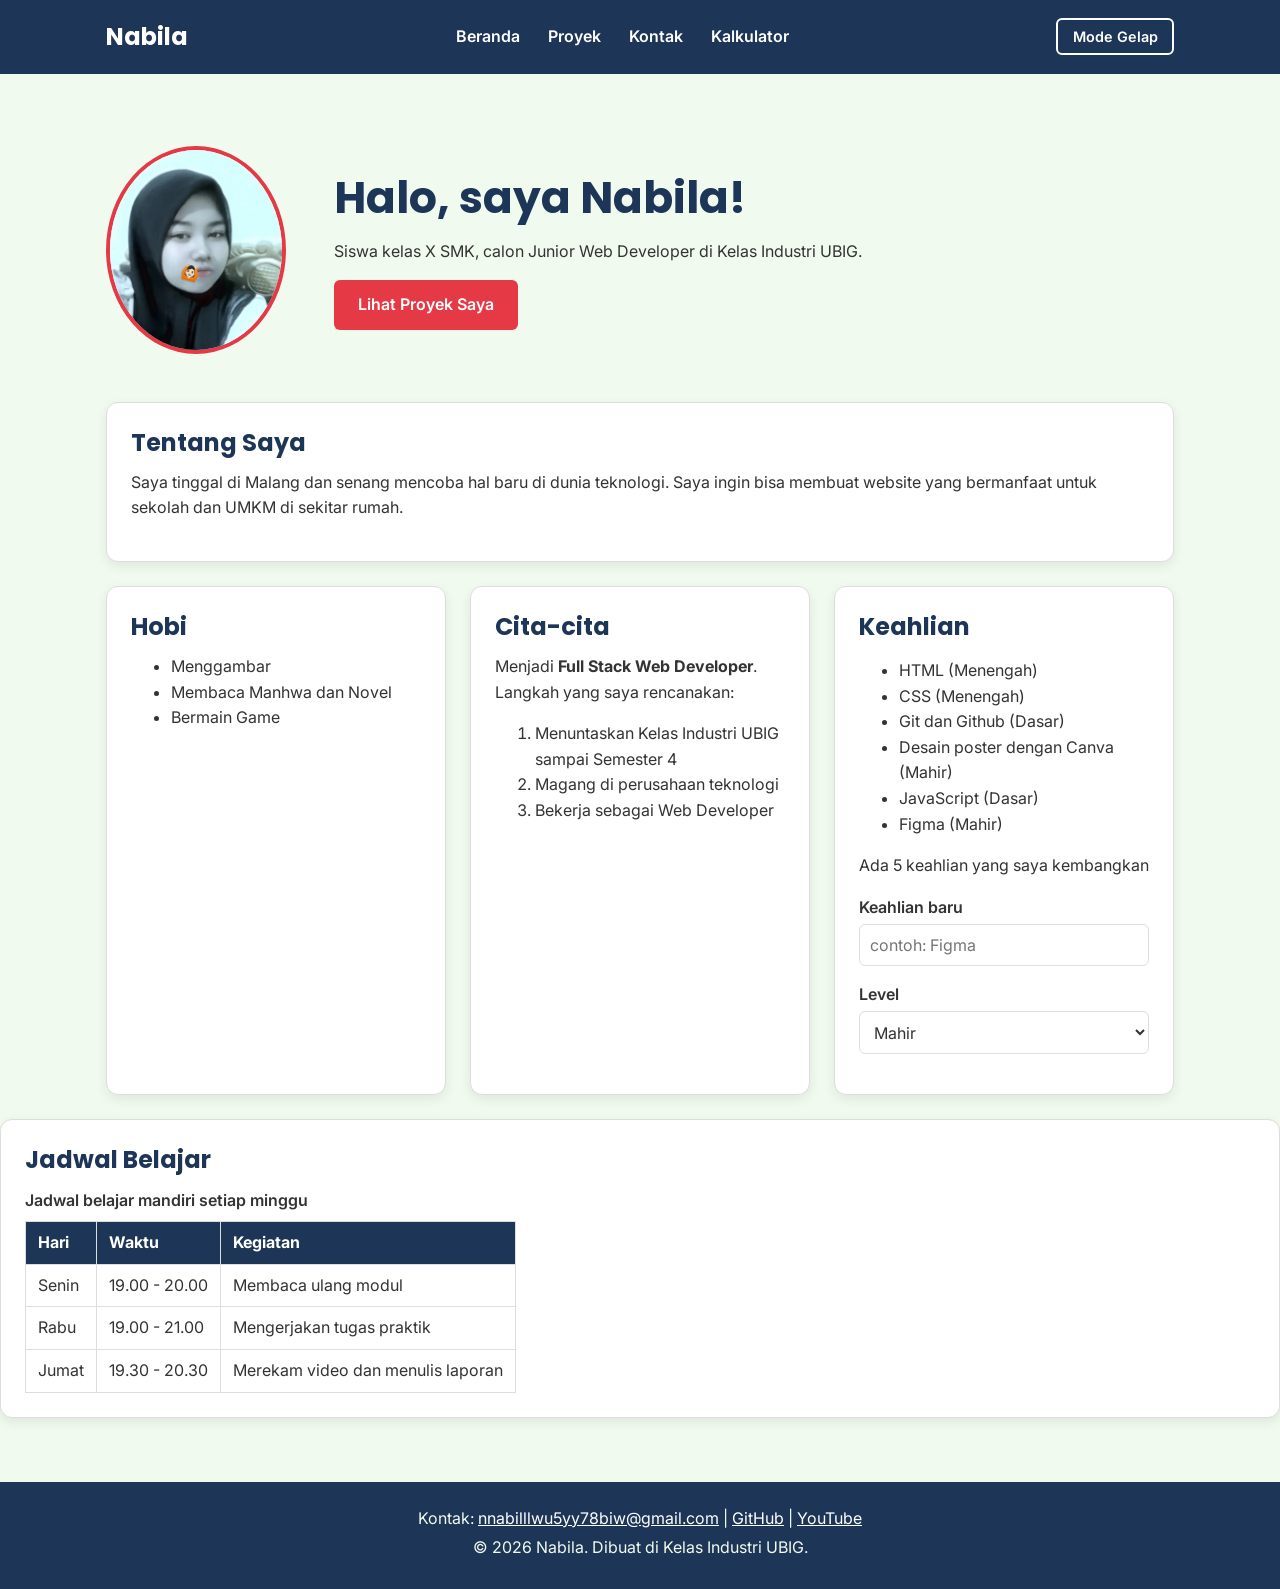
<file: index.html>
<!DOCTYPE html>
<html lang="id">
<head>      
  <meta charset="UTF-8">  
  <meta name="viewport" content="width=device-width, initial-scale=1.0">
  <title>Nabila | Beranda</title>
    <link rel="icon" href="img/profile.png">
    <link rel="preconnect" href="https://fonts.googleapis.com">
    <link rel="preconnect" href="https://fonts.gstatic.com" crossorigin>
    <link href="https://fonts.googleapis.com/css2?family=Inter:wght@400;600&family=Poppins:wght@600;700&display=swap" rel="stylesheet">
    <link rel="stylesheet" href="css/style.css">
  <script src="js/main.js" defer></script>
</head>
<body>
  <header>
    <div class="container navbar">
      <h1>Nabila</h1>
      <nav class="menu-laptop">
        <ul> 
          <li><a href="index.html">Beranda</a></li>
          <li><a href="proyek.html">Proyek</a></li>
          <li><a href="kontak.html">Kontak</a></li>
          <li><a href="kalkulator.html">Kalkulator</a></li>
        </ul>
      </nav>
      <button type="button" id="tombol-tema" class="tombol-tema">
          Mode Gelap
      </button>
      <!-- Tantangan: menu ponsel yang bisa dibuka-tutup -->
      <details class="menu-ponsel">
        <summary>Menu</summary>
        <nav>
          <ul>
            <li><a href="index.html">Beranda</a></li>
            <li><a href="proyek.html">Proyek</a></li>
            <li><a href="kontak.html">Kontak</a></li>
            <li><a href="kalkulator.html">Kalkulator</a></li>
          </ul>
        </nav>
      </details>
    </div>
  </header>

  <main>
    <div class="container">
      <section class="hero">
        <img src="img/myfoto.jpeg" alt="Foto profil Andi Pratama" width="180">
        <div>
          <h2>Halo, saya Nabila!</h2>
          <p>Siswa kelas X SMK, calon Junior Web Developer di Kelas Industri UBIG.</p>
          <a href="proyek.html" class="tombol">Lihat Proyek Saya</a>
        </div>
      </section>

      <section class="kartu">
        <h2>Tentang Saya</h2>
        <p>Saya tinggal di Malang dan senang mencoba hal baru di dunia teknologi. Saya ingin bisa membuat website yang bermanfaat untuk sekolah dan UMKM di sekitar rumah.</p>
      </section>

      <div class="daftar-kartu">
        <section class="kartu">
          <h2>Hobi</h2>
          <ul>
            <li>Menggambar</li>
            <li>Membaca Manhwa dan Novel</li>
            <li>Bermain Game</li>
          </ul>
        </section>

        <section class="kartu">
          <h2>Cita-cita</h2>
          <p>Menjadi <strong>Full Stack Web Developer</strong>. Langkah yang saya rencanakan:</p>
          <ol>
            <li>Menuntaskan Kelas Industri UBIG sampai Semester 4</li>
            <li>Magang di perusahaan teknologi</li>
            <li>Bekerja sebagai Web Developer</li>
          </ol>
        </section>
        
        <section class="kartu">
          <h2>Keahlian</h2>
          <p id="jumlah-skill"></p>
          <div class="tambah-skill">
          <ul>
            <li> HTML (Menengah)</li>
            <li>CSS (Menengah)</li>
            <li>Git dan Github (Dasar)</li>
            <li>Desain poster dengan Canva (Mahir)</li>
            <li>JavaScript (Dasar)</li>
            <li>Figma (Mahir)</li>
          </ul>
          <p>Ada 5 keahlian yang saya kembangkan </p>

          <from>
            <p>
              <label for="text">Keahlian baru</label><br>
              <input type="text" id="text" name="text" placeholder="contoh: Figma" required>
            </p>
            <p>
              <label for="level">Level</label><br>
              <select id="level" name="level" required>
                <option value="mahir">Mahir</option>
                <option value="menengah">Menengah</option>
                <option value="dasar">Dasar</option>
              </select>
            </p>
          </from>
        </section>
        </div>
        </div>

      <section class="kartu">
        <h2>Jadwal Belajar</h2>
        <table>
          <caption>Jadwal belajar mandiri setiap minggu</caption>
          <thead>
            <tr>
              <th>Hari</th>
              <th>Waktu</th>
              <th>Kegiatan</th>
            </tr>
          </thead>
          <tbody>
            <tr>
              <td>Senin</td>
              <td>19.00 - 20.00</td>
              <td>Membaca ulang modul</td>
            </tr>
            <tr>
              <td>Rabu</td>
              <td>19.00 - 21.00</td>
              <td>Mengerjakan tugas praktik</td>
            </tr>
            <tr>
              <td>Jumat</td>
              <td>19.30 - 20.30</td>
              <td>Merekam video dan menulis laporan</td>
            </tr>
          </tbody>
        </table>
      </section>
    </div>
  </main>

  <footer>
    <p>Kontak: <a href="mailto:andi.pratama@example.com">nnabilllwu5yy78biw@gmail.com</a> |
      <a href="https://github.com/" target="_blank">GitHub</a> |
      <a href="https://www.youtube.com/" target="_blank">YouTube</a></p>
    <p>&copy; 2026 Nabila. Dibuat di Kelas Industri UBIG.</p>
  </footer>
</body>
</html>
</file>
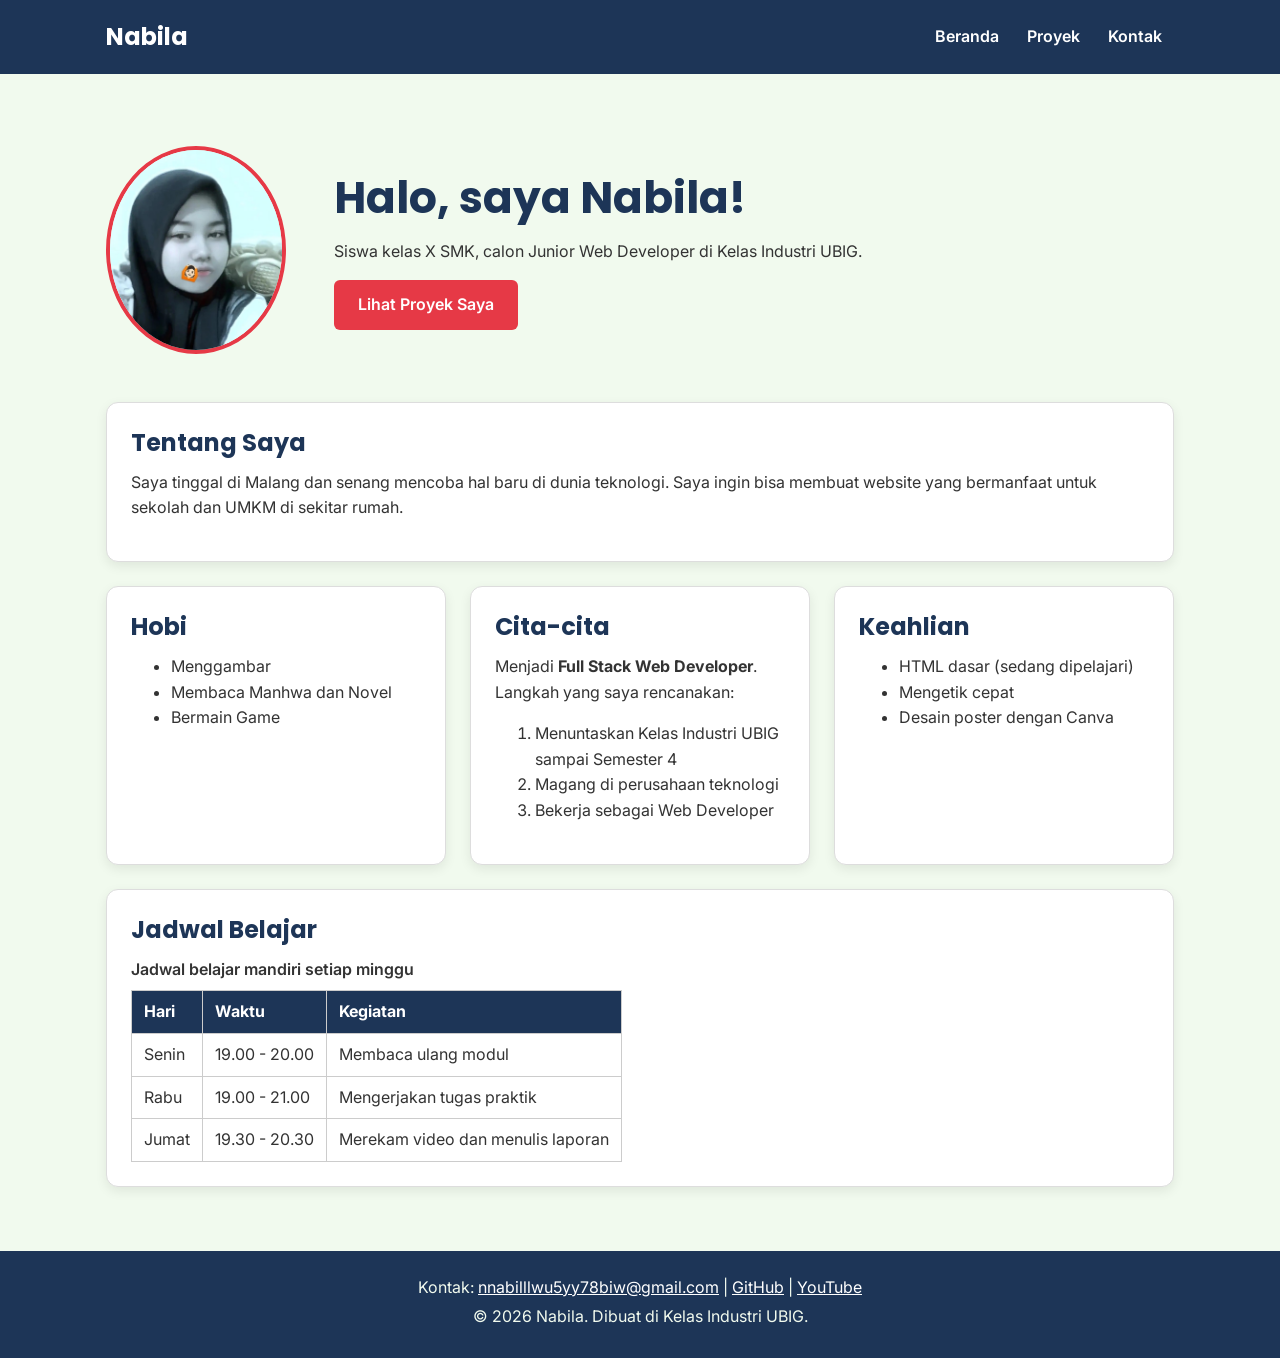
<file: tugas_rumah_modul4/index.html>
<!DOCTYPE html>
<html lang="id">
<head>      
  <meta charset="UTF-8">  
  <meta name="viewport" content="width=device-width, initial-scale=1.0">
  <title>Nabila | Beranda</title>
  <link rel="preconnect" href="https://fonts.googleapis.com">
  <link rel="preconnect" href="https://fonts.gstatic.com" crossorigin>
  <link href="https://fonts.googleapis.com/css2?family=Inter:wght@400;600&family=Poppins:wght@600;700&display=swap" rel="stylesheet">
  <link rel="stylesheet" href="css/style.css">
</head>
<body>
  <header>
    <div class="container navbar">
      <h1>Nabila</h1>
      <nav class="menu-laptop">
        <ul> 
          <li><a href="index.html">Beranda</a></li>
          <li><a href="proyek.html">Proyek</a></li>
          <li><a href="kontak.html">Kontak</a></li>
        </ul>
      </nav>
      <!-- Tantangan: menu ponsel yang bisa dibuka-tutup -->
      <details class="menu-ponsel">
        <summary>Menu</summary>
        <nav>
          <ul>
            <li><a href="index.html">Beranda</a></li>
            <li><a href="proyek.html">Proyek</a></li>
            <li><a href="kontak.html">Kontak</a></li>
          </ul>
        </nav>
      </details>
    </div>
  </header>

  <main>
    <div class="container">
      <section class="hero">
        <img src="img/myfoto.jpeg" alt="Foto profil Andi Pratama" width="180">
        <div>
          <h2>Halo, saya Nabila!</h2>
          <p>Siswa kelas X SMK, calon Junior Web Developer di Kelas Industri UBIG.</p>
          <a href="proyek.html" class="tombol">Lihat Proyek Saya</a>
        </div>
      </section>

      <section class="kartu">
        <h2>Tentang Saya</h2>
        <p>Saya tinggal di Malang dan senang mencoba hal baru di dunia teknologi. Saya ingin bisa membuat website yang bermanfaat untuk sekolah dan UMKM di sekitar rumah.</p>
      </section>

      <div class="daftar-kartu">
        <section class="kartu">
          <h2>Hobi</h2>
          <ul>
            <li>Menggambar</li>
            <li>Membaca Manhwa dan Novel</li>
            <li>Bermain Game</li>
          </ul>
        </section>

        <section class="kartu">
          <h2>Cita-cita</h2>
          <p>Menjadi <strong>Full Stack Web Developer</strong>. Langkah yang saya rencanakan:</p>
          <ol>
            <li>Menuntaskan Kelas Industri UBIG sampai Semester 4</li>
            <li>Magang di perusahaan teknologi</li>
            <li>Bekerja sebagai Web Developer</li>
          </ol>
        </section>

        <section class="kartu">
          <h2>Keahlian</h2>
          <ul>
            <li>HTML dasar (sedang dipelajari)</li>
            <li>Mengetik cepat</li>
            <li>Desain poster dengan Canva</li>
          </ul>
        </section>
      </div>

      <section class="kartu">
        <h2>Jadwal Belajar</h2>
        <table>
          <caption>Jadwal belajar mandiri setiap minggu</caption>
          <thead>
            <tr>
              <th>Hari</th>
              <th>Waktu</th>
              <th>Kegiatan</th>
            </tr>
          </thead>
          <tbody>
            <tr>
              <td>Senin</td>
              <td>19.00 - 20.00</td>
              <td>Membaca ulang modul</td>
            </tr>
            <tr>
              <td>Rabu</td>
              <td>19.00 - 21.00</td>
              <td>Mengerjakan tugas praktik</td>
            </tr>
            <tr>
              <td>Jumat</td>
              <td>19.30 - 20.30</td>
              <td>Merekam video dan menulis laporan</td>
            </tr>
          </tbody>
        </table>
      </section>
    </div>
  </main>

  <footer>
    <p>Kontak: <a href="mailto:andi.pratama@example.com">nnabilllwu5yy78biw@gmail.com</a> |
      <a href="https://github.com/" target="_blank">GitHub</a> |
      <a href="https://www.youtube.com/" target="_blank">YouTube</a></p>
    <p>&copy; 2026 Nabila. Dibuat di Kelas Industri UBIG.</p>
  </footer>
</body>
</html>
</file>
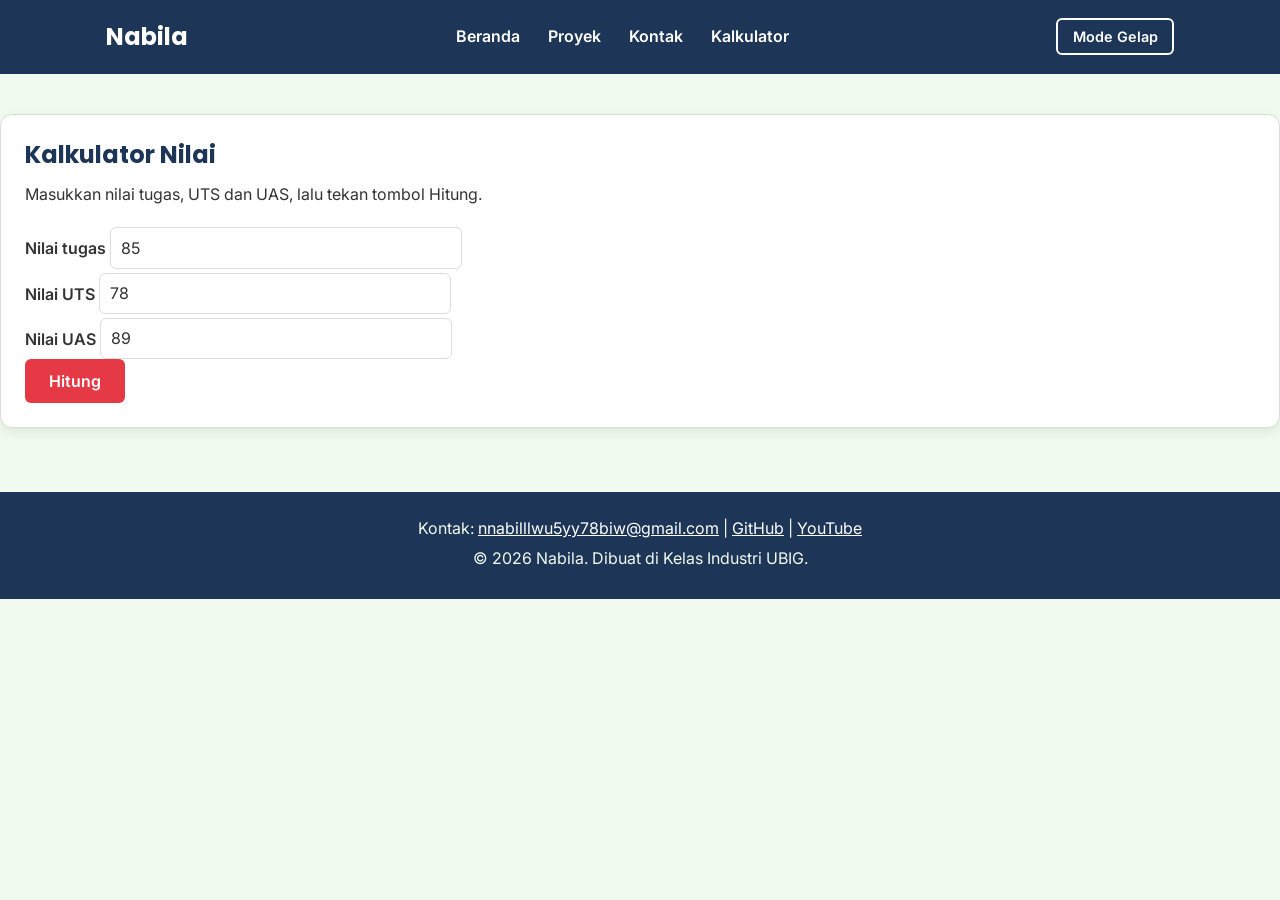
<file: kalkulator.html>
<!DOCTYPE html>
<html lang="id">
<head>
  <meta charset="UTF-8">
  <meta name="viewport" content="width=device-width, initial-scale=1.0">
  <title>Kalkulator Nilai</title>
  <link rel="icon" href="img/profil.png">
  <link rel="preconnect" href="https://fonts.googleapis.com">
  <link rel="preconnect" href="https://fonts.gstatic.com" crossorigin>
  <link href="https://fonts.googleapis.com/css2?family=Inter:wght@400;600&family=Poppins:wght@600;700&display=swap" rel="stylesheet">
  <link rel="stylesheet" href="css/style.css">
  <script src="js/kalkulator.js" defer></script>
</head>
<body>
  <header>
    <div class="container navbar">
      <h1>Nabila</h1>
      <nav class="menu-laptop">
        <ul>
          <li><a href="index.html">Beranda</a></li>
          <li><a href="proyek.html">Proyek</a></li>
          <li><a href="kontak.html">Kontak</a></li>
          <li><a href="kalkulator.html">Kalkulator</a></li>
        </ul>
      </nav>
      <button type="button" id="tombol-tema" class="tombol-tema">
          Mode Gelap
      </button>
      <!-- Tantangan: menu ponsel yang bisa dibuka-tutup -->
      <details class="menu-ponsel">
        <summary>Menu</summary>
        <nav>
          <ul>
            <li><a href="index.html">Beranda</a></li>
            <li><a href="proyek.html">Proyek</a></li>
            <li><a href="kontak.html">Kontak</a></li>
            <li><a href="kalkulator.html">Kalkulator</a></li>
          </ul>
        </nav>
      </details>
    </div>
  </header>

  <main>
    <div class="kalkulator">
      <section class="kartu">
        <h2>Kalkulator Nilai</h2>
        <p>Masukkan nilai tugas, UTS dan UAS, lalu tekan tombol Hitung.</p>

        <div class="form-group">
                <label for="tugas">Nilai tugas</label>
                <input type="number" id="tugas" value="85">
            </div>

            <div class="form-group">
                <label for="uts">Nilai UTS</label>
                <input type="number" id="uts" value="78">
            </div>

            <div class="form-group">
                <label for="uas">Nilai UAS</label>
                <input type="number" id="uas" value="89">
            </div>

            <button onclick="hitungNilai()">Hitung</button>

            <div id="hasil"></div>

            </section>
        </div>
    </main>

  <footer>
    <p>Kontak: <a href="mailto:andi.pratama@example.com">nnabilllwu5yy78biw@gmail.com</a> |
      <a href="https://github.com/" target="_blank">GitHub</a> |
      <a href="https://www.youtube.com/" target="_blank">YouTube</a></p>
    <p>&copy; 2026 Nabila. Dibuat di Kelas Industri UBIG.</p>
  </footer>
</body>
</html>
</file>
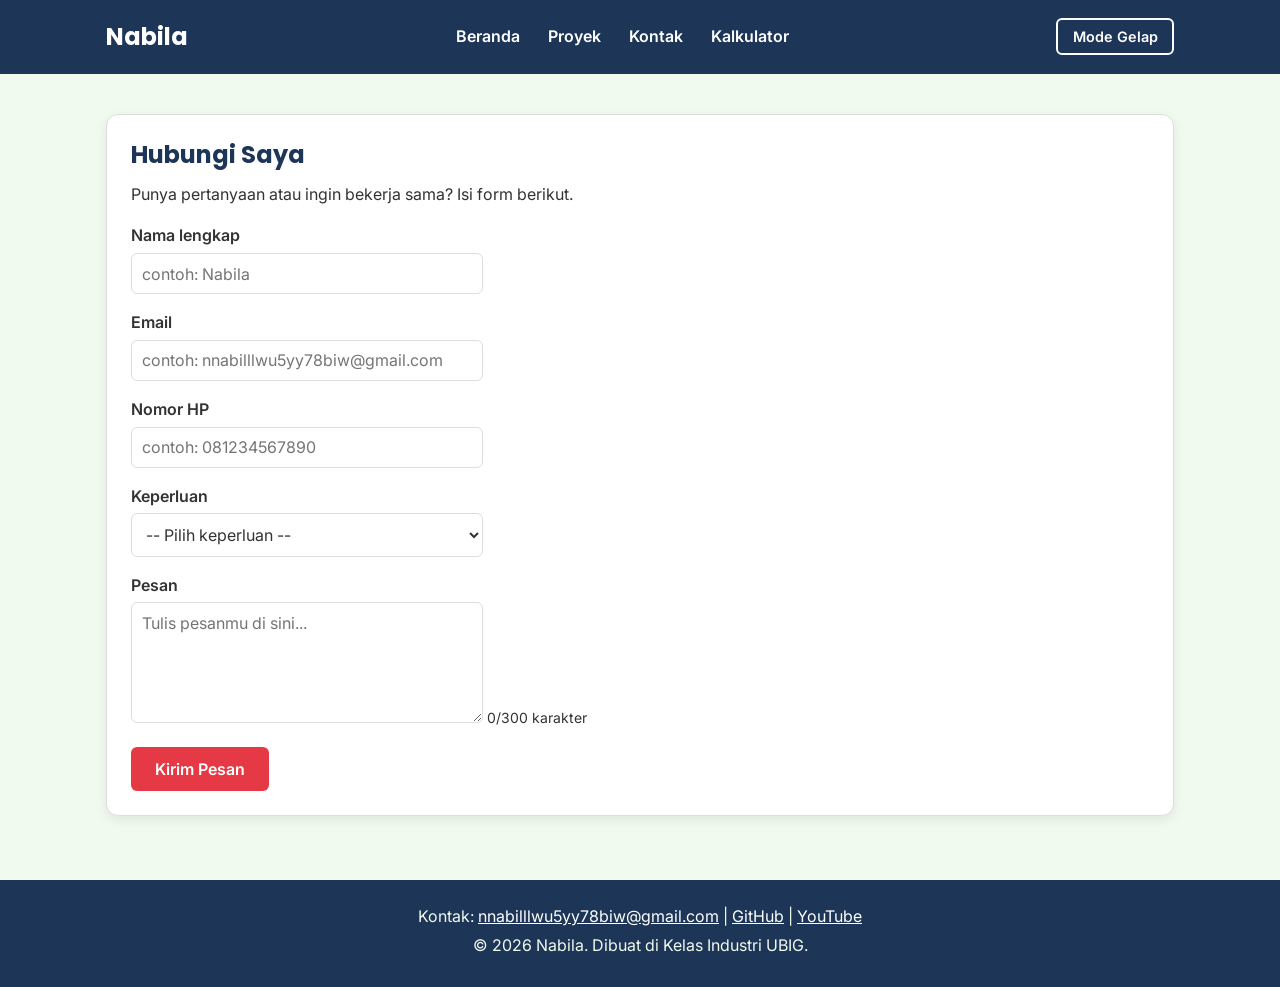
<file: kontak.html>
<!DOCTYPE html>
<html lang="id">
<head>
  <meta charset="UTF-8">
  <meta name="viewport" content="width=device-width, initial-scale=1.0">
  <title>Nabila | Kontak</title>
  <link rel="icon" href="img/profile.png">
  <link rel="preconnect" href="https://fonts.googleapis.com">
  <link rel="preconnect" href="https://fonts.gstatic.com" crossorigin>
  <link href="https://fonts.googleapis.com/css2?family=Inter:wght@400;600&family=Poppins:wght@600;700&display=swap" rel="stylesheet">
  <link rel="stylesheet" href="css/style.css">
  <script src="js/main.js" defer></script>
</head>
<body>
  <header>
    <div class="container navbar">
      <h1>Nabila</h1>
      <nav class="menu-laptop">
        <ul>
          <li><a href="index.html">Beranda</a></li>
          <li><a href="proyek.html">Proyek</a></li>
          <li><a href="kontak.html">Kontak</a></li>
          <li><a href="kalkulator.html">Kalkulator</a></li>
        </ul>
      </nav>
      <button type="button" id="tombol-tema" class="tombol-tema">
          Mode Gelap
      </button>
      <!-- Tantangan: menu ponsel yang bisa dibuka-tutup -->
      <details class="menu-ponsel">
        <summary>Menu</summary>
        <nav>
          <ul>
            <li><a href="index.html">Beranda</a></li>
            <li><a href="proyek.html">Proyek</a></li>
            <li><a href="kontak.html">Kontak</a></li>
            <li><a href="kalkulator.html">Kalkulator</a></li>
          </ul>
        </nav>
      </details>
    </div>
  </header>

  <main>
    <div class="container">
      <section class="kartu">
        <h2>Hubungi Saya</h2>
        <p>Punya pertanyaan atau ingin bekerja sama? Isi form berikut.</p>

        <form>
          <p>
            <label for="nama">Nama lengkap</label><br>
            <input type="text" id="nama" name="nama" placeholder="contoh: Nabila" required>
          </p>
          <p>
            <label for="email">Email</label><br>
            <input type="email" id="email" name="email" placeholder="contoh: nnabilllwu5yy78biw@gmail.com" required>
          </p>
          <p>
            <label for="hp">Nomor HP</label><br>
            <input type="tel" id="hp" name="hp" placeholder="contoh: 081234567890" required>
          </p>
          <p>
            <label for="keperluan">Keperluan</label><br>
            <select id="keperluan" name="keperluan" required>
              <option value="">-- Pilih keperluan --</option>
              <option value="bertanya">Bertanya</option>
              <option value="kerja-sama">Kerja sama proyek</option>
              <option value="lainnya">Lainnya</option>
            </select>
          </p>
<p>
    <label for="pesan">Pesan</label><br>

    <textarea
        id="pesan"
        name="pesan"
        rows="5"
        cols="40"
        maxlength="300"
        placeholder="Tulis pesanmu di sini..."
        required
    ></textarea>

    <span id="hitung-karakter" class="keterangan">
        0/300 karakter
    </span>
</p>
          <button type="submit">Kirim Pesan</button>
        </form>
      </section>
    </div>
  </main>

  <footer>
    <p>Kontak: <a href="mailto:andi.pratama@example.com">nnabilllwu5yy78biw@gmail.com</a> |
      <a href="https://github.com/" target="_blank">GitHub</a> |
      <a href="https://www.youtube.com/" target="_blank">YouTube</a></p>
    <p>&copy; 2026 Nabila. Dibuat di Kelas Industri UBIG.</p>
  </footer>
</body>
</html>
</file>
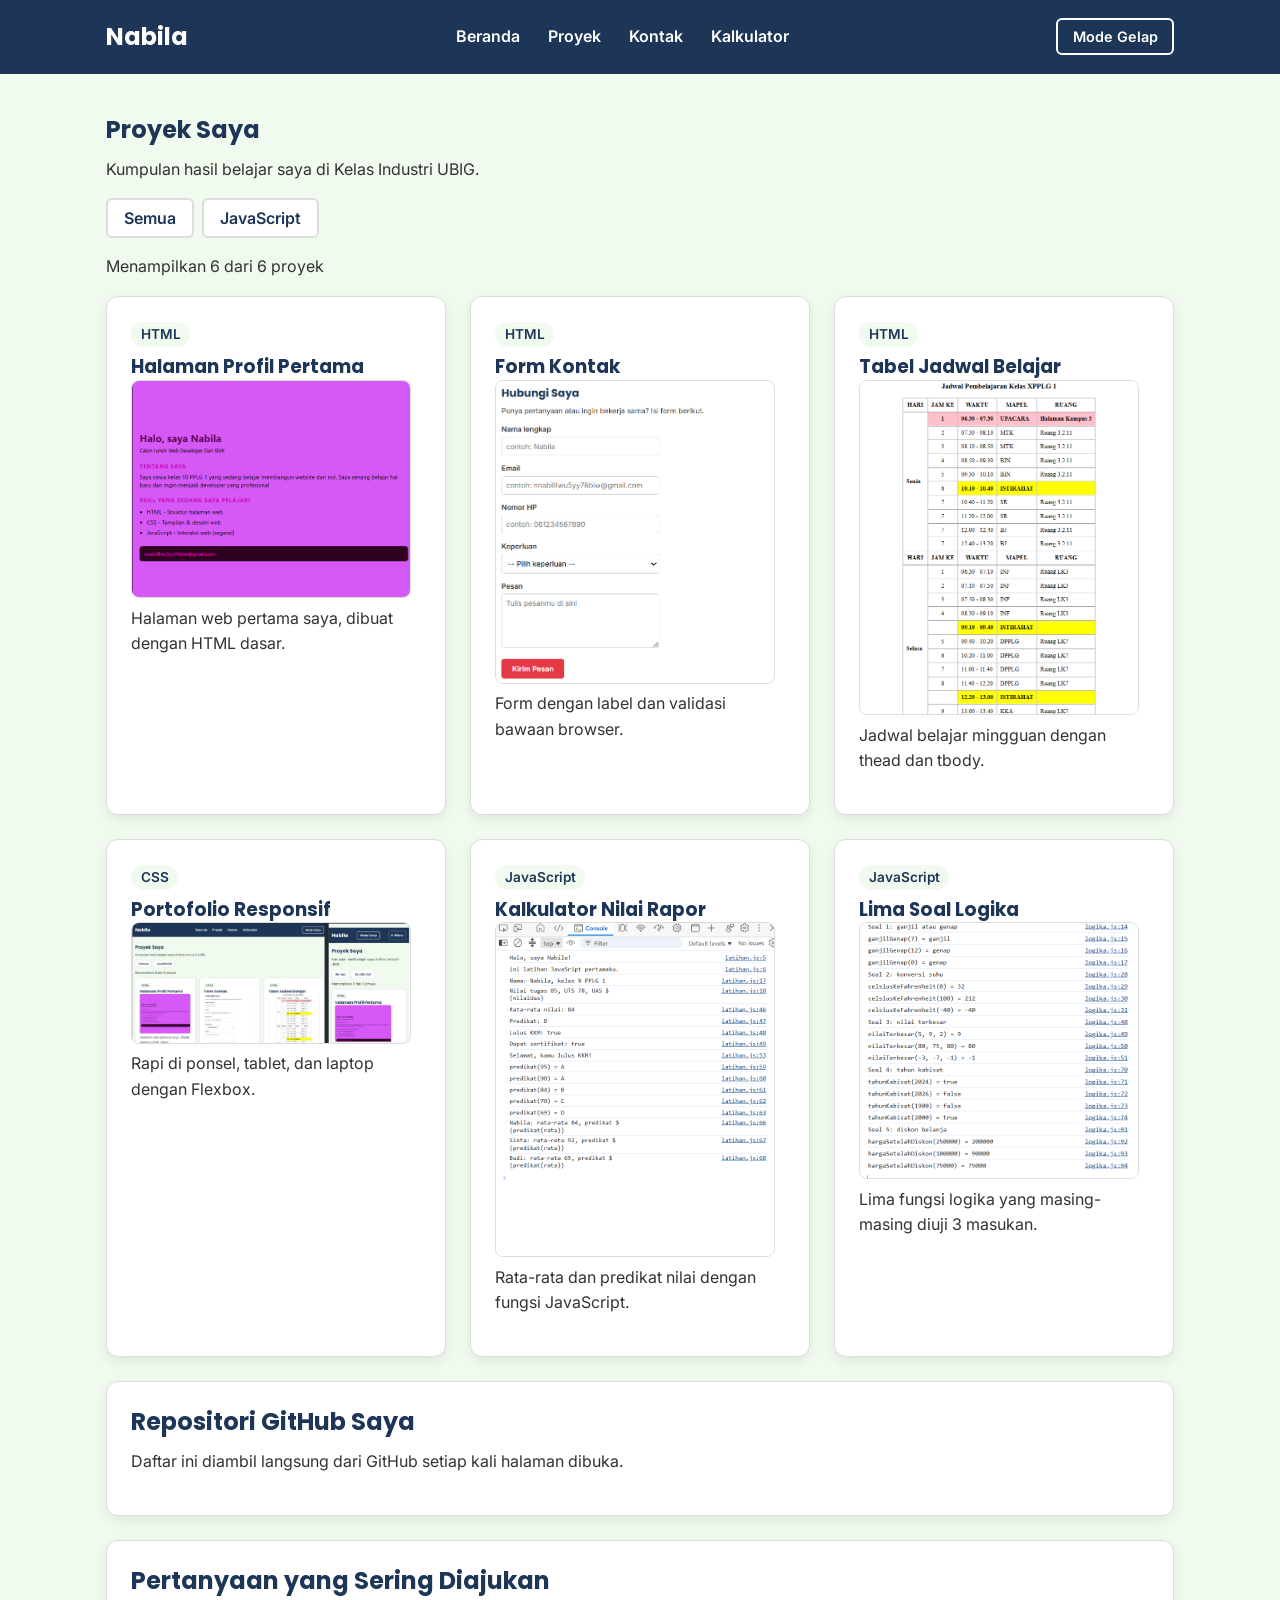
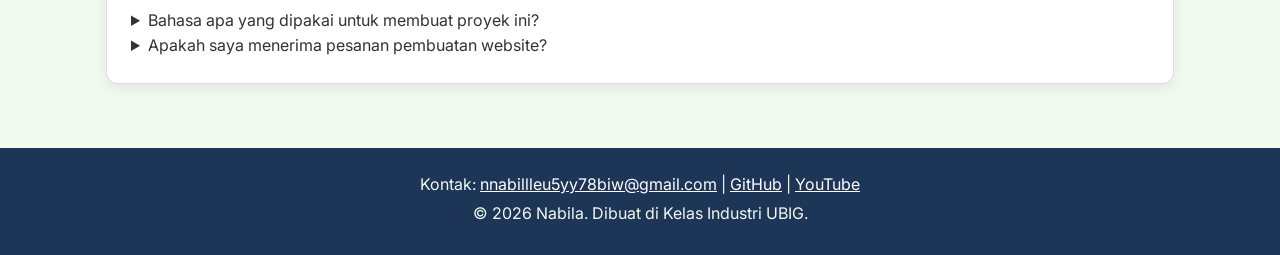
<file: proyek.html>
<!DOCTYPE html>
<html lang="id">
<head>
  <meta charset="UTF-8">
  <meta name="viewport" content="width=device-width, initial-scale=1.0">
  <title>Nabila | Proyek</title>
  <link rel="preconnect" href="https://fonts.googleapis.com">
  <link rel="preconnect" href="https://fonts.gstatic.com" crossorigin>
  <link href="https://fonts.googleapis.com/css2?family=Inter:wght@400;600&family=Poppins:wght@600;700&display=swap" rel="stylesheet">
  <link rel="stylesheet" href="css/style.css">
  <script src="js/main.js" defer></script>
</head>
<body>
  <header>
    <div class="container navbar">
      <h1>Nabila</h1>
      <nav class="menu-laptop">
        <ul>
          <li><a href="index.html">Beranda</a></li>
          <li><a href="proyek.html">Proyek</a></li>
          <li><a href="kontak.html">Kontak</a></li>
          <li><a href="kalkulator.html">Kalkulator</a></li>
        </ul>
      </nav>
      <button type="button" id="tombol-tema" class="tombol-tema">
          Mode Gelap
      </button>
      <!-- Tantangan: menu ponsel yang bisa dibuka-tutup -->
      <details class="menu-ponsel">
        <summary>Menu</summary>
        <nav>
          <ul>
            <li><a href="index.html">Beranda</a></li>
            <li><a href="proyek.html">Proyek</a></li>
            <li><a href="kontak.html">Kontak</a></li>
            <li><a href="kalkulator.html">Kalkulator</a></li>
          </ul>
        </nav>
      </details>
    </div>
  </header>

  <main>
    <div class="container">
      <section>
        <h2>Proyek Saya</h2>
        <p>Kumpulan hasil belajar saya di Kelas Industri UBIG.</p>

        <div class="filter">
          <button type="button" class="tombol-filter" id="filter-
        semua">Semua</button>
          <button type="button" class="tombol-filter" id="filter-
        javascript">JavaScript</button>
        </div>

        <p id="jumlah-proyek"></p>
        <div class="daftar-kartu" id="daftar-proyek"></div>

        <section class="kartu">
          <h2>Repositori GitHub Saya</h2>
          <p>Daftar ini diambil langsung dari GitHub setiap kali halaman
          dibuka.</p>
          <p id="status-repo"></p>
          <ul id="daftar-repo"></ul>
        </section>

      <!-- FAQ dengan details dan summary -->
      <section class="kartu">
        <h2>Pertanyaan yang Sering Diajukan</h2>

        <details>
          <summary>Bahasa apa yang dipakai untuk membuat proyek ini?</summary>
          <p>Proyek di halaman ini dibuat dengan HTML, CSS, dan JavaScript. Pilih tombol kategori di atas untuk melihat proyek per bahasa.</p>
        </details>

        <details>
          <summary>Apakah saya menerima pesanan pembuatan website?</summary>
          <p>Belum, saya masih belajar. Namun kamu tetap boleh menghubungi saya melalui halaman Kontak.</p>
        </details>
      </section>
    </div>
  </main>

  <footer>
    <p>Kontak: <a href="mailto:andi.pratama@example.com">nnabillleu5yy78biw@gmail.com</a> |
      <a href="https://github.com/" target="_blank">GitHub</a> |
      <a href="https://www.youtube.com/" target="_blank">YouTube</a></p>
    <p>&copy; 2026 Nabila. Dibuat di Kelas Industri UBIG.</p>
  </footer>
</body>
</html>
</file>
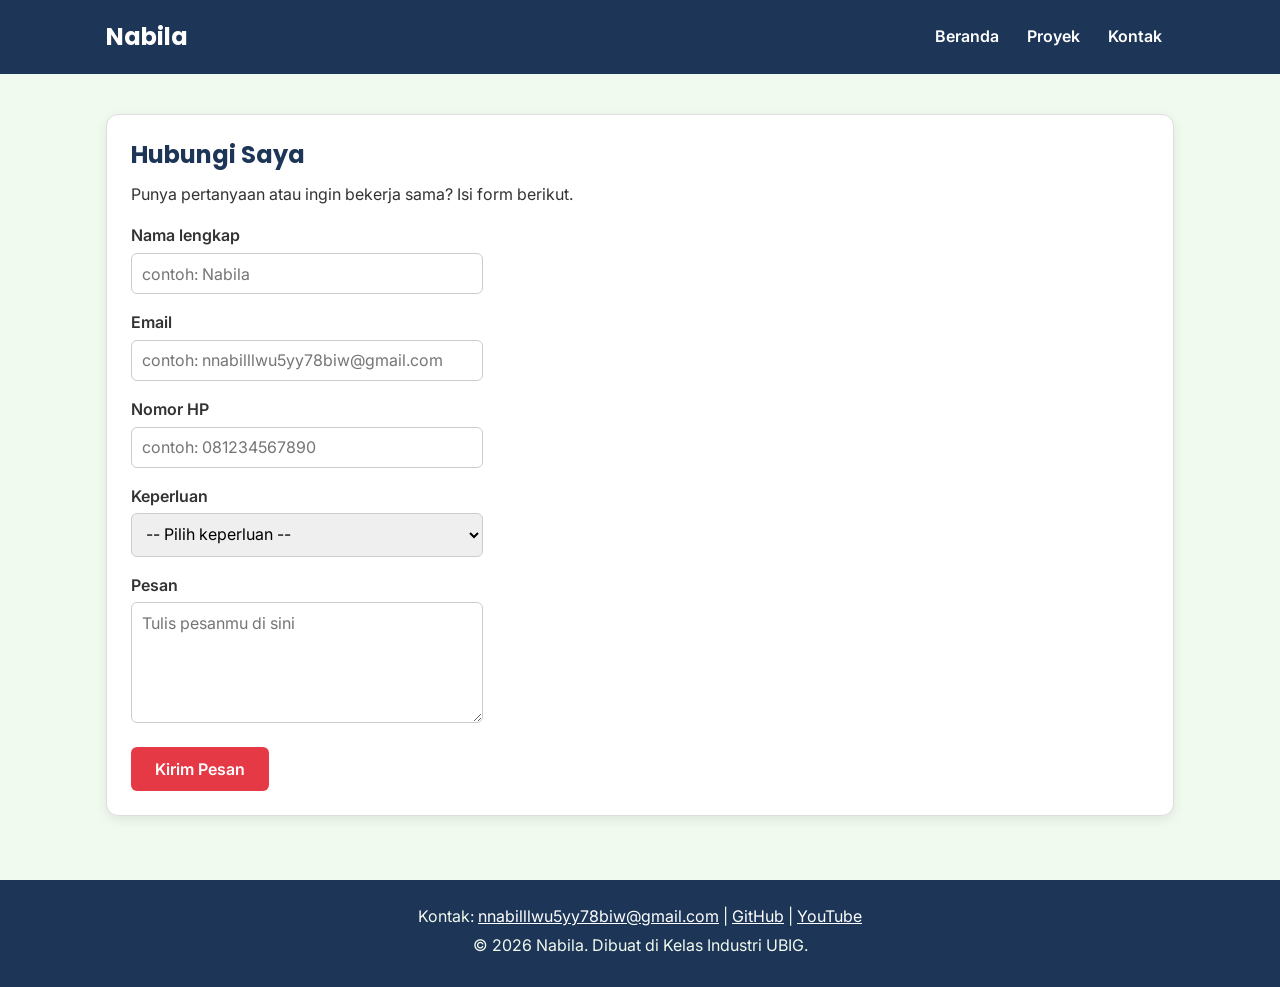
<file: tugas_rumah_modul4/kontak.html>
<!DOCTYPE html>
<html lang="id">
<head>
  <meta charset="UTF-8">
  <meta name="viewport" content="width=device-width, initial-scale=1.0">
  <title>Nabila | Kontak</title>
  <link rel="preconnect" href="https://fonts.googleapis.com">
  <link rel="preconnect" href="https://fonts.gstatic.com" crossorigin>
  <link href="https://fonts.googleapis.com/css2?family=Inter:wght@400;600&family=Poppins:wght@600;700&display=swap" rel="stylesheet">
  <link rel="stylesheet" href="css/style.css">
</head>
<body>
  <header>
    <div class="container navbar">
      <h1>Nabila</h1>
      <nav class="menu-laptop">
        <ul>
          <li><a href="index.html">Beranda</a></li>
          <li><a href="proyek.html">Proyek</a></li>
          <li><a href="kontak.html">Kontak</a></li>
        </ul>
      </nav>
      <!-- Tantangan: menu ponsel yang bisa dibuka-tutup -->
      <details class="menu-ponsel">
        <summary>Menu</summary>
        <nav>
          <ul>
            <li><a href="index.html">Beranda</a></li>
            <li><a href="proyek.html">Proyek</a></li>
            <li><a href="kontak.html">Kontak</a></li>
          </ul>
        </nav>
      </details>
    </div>
  </header>

  <main>
    <div class="container">
      <section class="kartu">
        <h2>Hubungi Saya</h2>
        <p>Punya pertanyaan atau ingin bekerja sama? Isi form berikut.</p>

        <form>
          <p>
            <label for="nama">Nama lengkap</label><br>
            <input type="text" id="nama" name="nama" placeholder="contoh: Nabila" required>
          </p>
          <p>
            <label for="email">Email</label><br>
            <input type="email" id="email" name="email" placeholder="contoh: nnabilllwu5yy78biw@gmail.com" required>
          </p>
          <p>
            <label for="hp">Nomor HP</label><br>
            <input type="tel" id="hp" name="hp" placeholder="contoh: 081234567890" required>
          </p>
          <p>
            <label for="keperluan">Keperluan</label><br>
            <select id="keperluan" name="keperluan" required>
              <option value="">-- Pilih keperluan --</option>
              <option value="bertanya">Bertanya</option>
              <option value="kerja-sama">Kerja sama proyek</option>
              <option value="lainnya">Lainnya</option>
            </select>
          </p>
          <p>
            <label for="pesan">Pesan</label><br>
            <textarea id="pesan" name="pesan" rows="5" cols="40" placeholder="Tulis pesanmu di sini" required></textarea>
          </p>
          <button type="submit">Kirim Pesan</button>
        </form>
      </section>
    </div>
  </main>

  <footer>
    <p>Kontak: <a href="mailto:andi.pratama@example.com">nnabilllwu5yy78biw@gmail.com</a> |
      <a href="https://github.com/" target="_blank">GitHub</a> |
      <a href="https://www.youtube.com/" target="_blank">YouTube</a></p>
    <p>&copy; 2026 Nabila. Dibuat di Kelas Industri UBIG.</p>
  </footer>
</body>
</html>
</file>
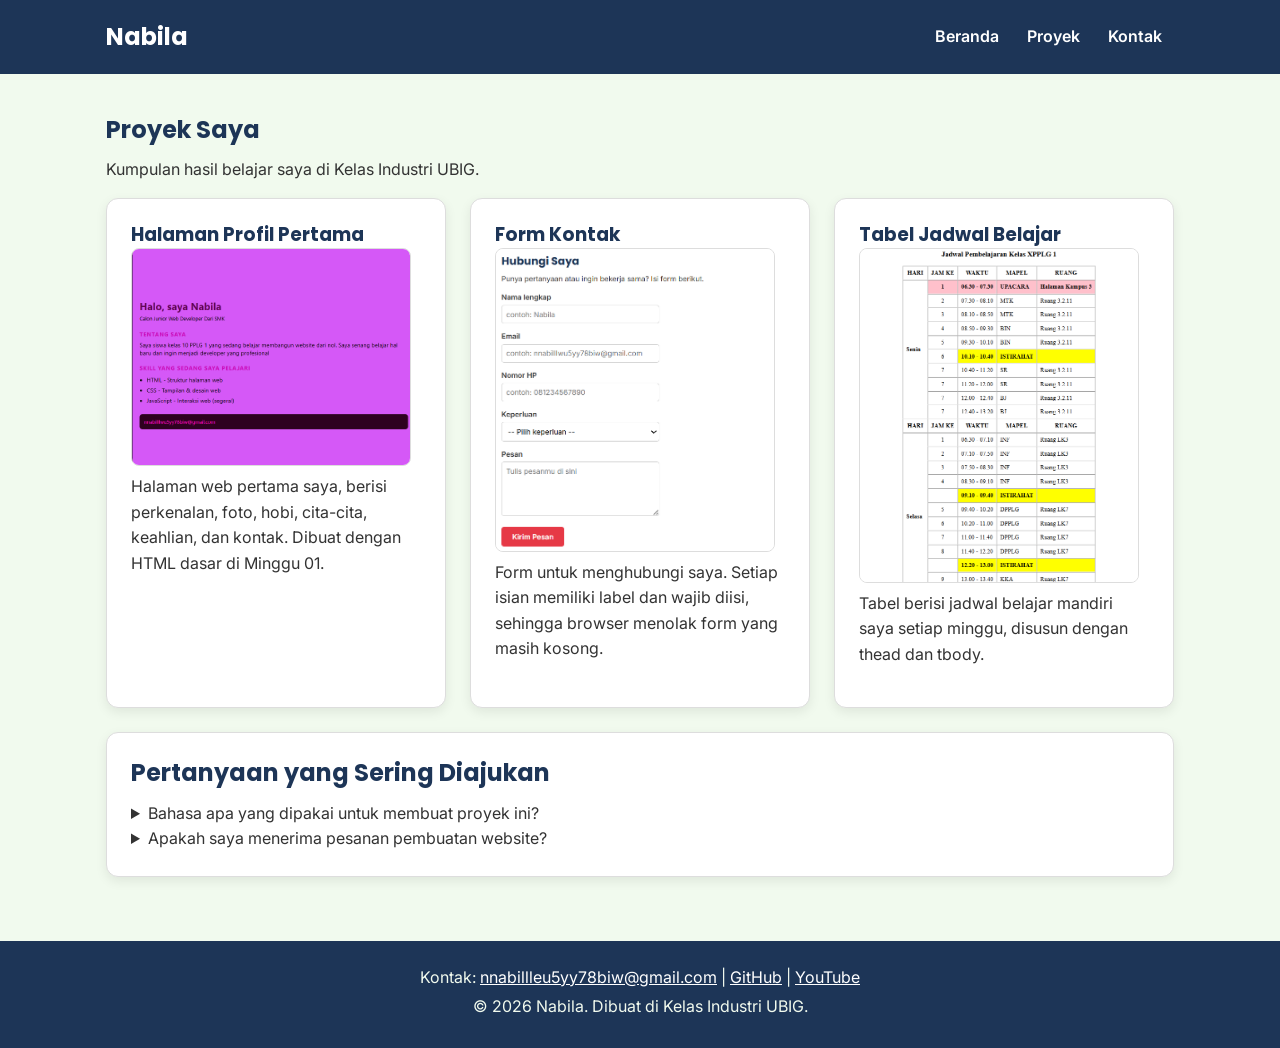
<file: tugas_rumah_modul4/proyek.html>
<!DOCTYPE html>
<html lang="id">
<head>
  <meta charset="UTF-8">
  <meta name="viewport" content="width=device-width, initial-scale=1.0">
  <title>Nabila | Proyek</title>
  <link rel="preconnect" href="https://fonts.googleapis.com">
  <link rel="preconnect" href="https://fonts.gstatic.com" crossorigin>
  <link href="https://fonts.googleapis.com/css2?family=Inter:wght@400;600&family=Poppins:wght@600;700&display=swap" rel="stylesheet">
  <link rel="stylesheet" href="css/style.css">
</head>
<body>
  <header>
    <div class="container navbar">
      <h1>Nabila</h1>
      <nav class="menu-laptop">
        <ul>
          <li><a href="index.html">Beranda</a></li>
          <li><a href="proyek.html">Proyek</a></li>
          <li><a href="kontak.html">Kontak</a></li>
        </ul>
      </nav>
      <!-- Tantangan: menu ponsel yang bisa dibuka-tutup -->
      <details class="menu-ponsel">
        <summary>Menu</summary>
        <nav>
          <ul>
            <li><a href="index.html">Beranda</a></li>
            <li><a href="proyek.html">Proyek</a></li>
            <li><a href="kontak.html">Kontak</a></li>
          </ul>
        </nav>
      </details>
    </div>
  </header>

  <main>
    <div class="container">
      <section>
        <h2>Proyek Saya</h2>
        <p>Kumpulan hasil belajar saya di Kelas Industri UBIG.</p>

        <div class="daftar-kartu">
          <article class="kartu">
            <h3>Halaman Profil Pertama</h3>
            <img src="img/profile.png" alt="Tangkapan layar halaman profil Andi Pratama" width="280">
            <p>Halaman web pertama saya, berisi perkenalan, foto, hobi, cita-cita, keahlian, dan kontak. Dibuat dengan HTML dasar di Minggu 01.</p>
          </article>

          <article class="kartu">
            <h3>Form Kontak</h3>
            <img src="img/Foto-kontak.png" alt="Tangkapan layar form kontak berisi nama, email, nomor HP, keperluan, dan pesan" width="280">
            <p>Form untuk menghubungi saya. Setiap isian memiliki label dan wajib diisi, sehingga browser menolak form yang masih kosong.</p>
          </article>

          <article class="kartu">
            <h3>Tabel Jadwal Belajar</h3>
            <img src="img/jadwal-pelajaran.png" alt="Tangkapan layar tabel jadwal belajar mandiri" width="280">
            <p>Tabel berisi jadwal belajar mandiri saya setiap minggu, disusun dengan thead dan tbody.</p>
          </article>
        </div>
      </section>

      <!-- FAQ dengan details dan summary -->
      <section class="kartu">
        <h2>Pertanyaan yang Sering Diajukan</h2>
        <details>
          <summary>Bahasa apa yang dipakai untuk membuat proyek ini?</summary>
          <p>Semua proyek di halaman ini dibuat dengan HTML. Tampilannya akan saya rapikan dengan CSS mulai Minggu 03.</p>
        </details>
        <details>
          <summary>Apakah saya menerima pesanan pembuatan website?</summary>
          <p>Belum, saya masih belajar. Namun kamu tetap boleh menghubungi saya melalui halaman Kontak.</p>
        </details>
      </section>
    </div>
  </main>

  <footer>
    <p>Kontak: <a href="mailto:andi.pratama@example.com">nnabillleu5yy78biw@gmail.com</a> |
      <a href="https://github.com/" target="_blank">GitHub</a> |
      <a href="https://www.youtube.com/" target="_blank">YouTube</a></p>
    <p>&copy; 2026 Nabila. Dibuat di Kelas Industri UBIG.</p>
  </footer>
</body>
</html>
</file>
<file: css/style.css>
/* Gaya portofolio Andi Pratama
   Palet: #1D3557 (utama), #E63946 (aksen), #F1FAEE (latar)
   Huruf: Poppins (judul), Inter (isi)
   Tata letak: mobile first, titik ubah 768px (tablet) dan 1024px (laptop) */

/* 1. Reset */
* {
  box-sizing: border-box;
  margin: 0;
}

img {
  max-width: 100%;
  height: auto;
}

/* 2. Dasar halaman: warna dan huruf */
body {
  font-family: "Inter", Arial, sans-serif;
  font-size: 1rem;
  line-height: 1.6;
  color: var(--warna-teks);
  background-color: var(--warna-latar);
}

h1, h2, h3 {
  font-family: "Poppins", Arial, sans-serif;
  color: var(--warna-judul);
  line-height: 1.3;
}

h2 {
  margin-bottom: 0.75rem;
}

p, ul, ol {
  margin-bottom: 1rem;
}

a {
  color: var(--warna-tautan);
}

/* 3. Wadah, header, dan menu */
.container {
  max-width: 1100px;
  margin: 0 auto;
  padding: 0 1rem;
}

header {
  background-color: var(--warna-utama);
  color: #FFFFFF;
  padding: 1rem 0;
}

header h1 {
  color: #FFFFFF;
  font-size: 1.5rem;
}

.navbar {
  display: flex;
  flex-wrap: wrap;
  justify-content: space-between;
  align-items: center;
  gap: 0.5rem;
}

nav ul {
  display: flex;
  gap: 0.25rem;
  padding: 0;
  margin: 0;
  list-style: none;
}

nav a {
  display: inline-block;
  padding: 0.5rem 0.75rem;
  border-radius: 6px;
  color: #FFFFFF;
  font-weight: 600;
  text-decoration: none;
}

/* Tantangan: menu ponsel buka-tutup dengan details */
.menu-laptop {
  display: none;
}

.menu-ponsel summary {
  padding: 0.5rem 0.75rem;
  border: 1px solid #FFFFFF;
  border-radius: 6px;
  font-weight: 600;
  cursor: pointer;
}

.menu-ponsel ul {
  flex-direction: column;
  margin-top: 0.5rem;
}

/* 4. Isi utama, hero, dan kartu */
main {
  padding: 1.5rem 0;
}

.hero {
  display: flex;
  flex-direction: column;
  align-items: center;
  gap: 1.5rem;
  padding: 1rem 0 2rem;
  text-align: center;
}

.hero img {
  border: 4px solid var(--warna-aksen);
  border-radius: 50%;
}

.hero h2 {
  font-size: 2rem;
}

.tombol {
  display: inline-block;
  padding: 0.75rem 1.5rem;
  border-radius: 6px;
  background-color: var(--warna-aksen);
  color: #FFFFFF;
  font-weight: 600;
  text-decoration: none;
}

.kartu {
  background-color: var(--warna-kartu);
  padding: 1rem;
  margin-bottom: 1.5rem;
  border: 1px solid #DDDDDD;
  border-radius: 12px;
  box-shadow: 0 4px 12px rgba(0, 0, 0, 0.08);
}

.daftar-kartu {
  display: flex;
  flex-wrap: wrap;
  gap: 1.5rem;
  margin-bottom: 1.5rem;
}

.daftar-kartu .kartu {
  flex: 1 1 280px;
  margin-bottom: 0;
}

article img {
  border-radius: 8px;
  border: 1px solid var(--warna-garis);
}

/* 5. Tabel */
table {
  border-collapse: collapse;
}

caption {
  font-weight: 600;
  text-align: left;
  margin-bottom: 0.5rem;
}

th, td {
  border: 1px solid var(--warna-garis);
  padding: 0.5rem 0.75rem;
  text-align: left;
}

th {
  background-color: #1D3557;
  color: #FFFFFF;
}

/* 6. Form */
label {
  font-weight: 600;
}

input, select, textarea {
  width: 100%;
  max-width: 22rem;
  padding: 0.6rem;
  margin-top: 0.25rem;
  border: 1px solid var(--warna-garis);
  border-radius: 6px;
  font-family: inherit;
  font-size: 1rem;
  background-color: var(--warna-kartu);
  color: var(--warna-teks);
}

.keterangan {
font-size: 0.875rem;
}

button {
  padding: 0.75rem 1.5rem;
  border: none;
  border-radius: 6px;
  background-color: #E63946;
  color: #FFFFFF;
  font-family: inherit;
  font-size: 1rem;
  font-weight: 600;
  cursor: pointer;
}

/* 7. Footer */
footer {
  background-color: #1D3557;
  color: #F1FAEE;
  text-align: center;
  padding: 1.5rem;
}

footer p {
  margin-bottom: 0.25rem;
}

footer a {
  color: #FFFFFF;
}

/* 8. Tablet: lebar layar 768px ke atas */
@media (min-width: 768px) {
  .menu-laptop {
    display: block;
  }

  .menu-ponsel {
    display: none;
  }

  .hero {
    flex-direction: row;
    padding: 2rem 0 3rem;
    text-align: left;
  }

  .kartu {
    padding: 1.5rem;
  }
}

/* 9. Laptop: lebar layar 1024px ke atas */
@media (min-width: 1024px) {
  main {
    padding: 2.5rem 0;
  }

  .hero {
    gap: 3rem;
  }

  .hero h2 {
    font-size: 2.75rem;
  }
}

/* 10. Tombol tema, filter, dan label kategori */
.tombol-tema {
padding: 0.5rem 0.9rem;
border: 2px solid #FFFFFF;
background-color: transparent;
font-size: 0.9rem;
}

:root {
--warna-utama: #1D3557;
--warna-judul: #1D3557;
--warna-aksen: #E63946;
--warna-tautan: #E63946;
--warna-latar: #F1FAEE;
--warna-teks: #333333;
--warna-kartu: #FFFFFF;
--warna-garis: #DDDDDD;
}

.filter {
display: flex;
flex-wrap: wrap;
gap: 0.5rem;
margin-bottom: 1rem;
}
.tombol-filter {
padding: 0.5rem 1rem;
border: 2px solid var(--warna-garis);
background-color: var(--warna-kartu);
color: var(--warna-judul);
}
.label {
display: inline-block;
padding: 0.1rem 0.6rem;
margin-bottom: 0.5rem;
border-radius: 999px;
background-color: var(--warna-latar);
color: var(--warna-judul);
font-size: 0.85rem;
font-weight: 600;
}

/* 11. Tema gelap: isi variabel diganti saat body memiliki class
gelap */
body.gelap {
--warna-utama: #0B1526;
--warna-judul: #A8DADC;
--warna-tautan: #FF8A8A;
--warna-latar: #121A24;
--warna-teks: #E3E8EE;
--warna-kartu: #1C2836;
--warna-garis: #34465A;
}
</file>
<file: tugas_rumah_modul4/css/style.css>
/* Gaya portofolio Andi Pratama
   Palet: #1D3557 (utama), #E63946 (aksen), #F1FAEE (latar)
   Huruf: Poppins (judul), Inter (isi)
   Tata letak: mobile first, titik ubah 768px (tablet) dan 1024px (laptop) */

/* 1. Reset */
* {
  box-sizing: border-box;
  margin: 0;
}

img {
  max-width: 100%;
  height: auto;
}

/* 2. Dasar halaman: warna dan huruf */
body {
  font-family: "Inter", Arial, sans-serif;
  font-size: 1rem;
  line-height: 1.6;
  color: #333333;
  background-color: #F1FAEE;
}

h1, h2, h3 {
  font-family: "Poppins", Arial, sans-serif;
  color: #1D3557;
  line-height: 1.3;
}

h2 {
  margin-bottom: 0.75rem;
}

p, ul, ol {
  margin-bottom: 1rem;
}

a {
  color: #E63946;
}

/* 3. Wadah, header, dan menu */
.container {
  max-width: 1100px;
  margin: 0 auto;
  padding: 0 1rem;
}

header {
  background-color: #1D3557;
  color: #FFFFFF;
  padding: 1rem 0;
}

header h1 {
  color: #FFFFFF;
  font-size: 1.5rem;
}

.navbar {
  display: flex;
  flex-wrap: wrap;
  justify-content: space-between;
  align-items: center;
  gap: 0.5rem;
}

nav ul {
  display: flex;
  gap: 0.25rem;
  padding: 0;
  margin: 0;
  list-style: none;
}

nav a {
  display: inline-block;
  padding: 0.5rem 0.75rem;
  border-radius: 6px;
  color: #FFFFFF;
  font-weight: 600;
  text-decoration: none;
}

/* Tantangan: menu ponsel buka-tutup dengan details */
.menu-laptop {
  display: none;
}

.menu-ponsel summary {
  padding: 0.5rem 0.75rem;
  border: 1px solid #FFFFFF;
  border-radius: 6px;
  font-weight: 600;
  cursor: pointer;
}

.menu-ponsel ul {
  flex-direction: column;
  margin-top: 0.5rem;
}

/* 4. Isi utama, hero, dan kartu */
main {
  padding: 1.5rem 0;
}

.hero {
  display: flex;
  flex-direction: column;
  align-items: center;
  gap: 1.5rem;
  padding: 1rem 0 2rem;
  text-align: center;
}

.hero img {
  border: 4px solid #E63946;
  border-radius: 50%;
}

.hero h2 {
  font-size: 2rem;
}

.tombol {
  display: inline-block;
  padding: 0.75rem 1.5rem;
  border-radius: 6px;
  background-color: #E63946;
  color: #FFFFFF;
  font-weight: 600;
  text-decoration: none;
}

.kartu {
  background-color: #FFFFFF;
  padding: 1rem;
  margin-bottom: 1.5rem;
  border: 1px solid #DDDDDD;
  border-radius: 12px;
  box-shadow: 0 4px 12px rgba(0, 0, 0, 0.08);
}

.daftar-kartu {
  display: flex;
  flex-wrap: wrap;
  gap: 1.5rem;
  margin-bottom: 1.5rem;
}

.daftar-kartu .kartu {
  flex: 1 1 280px;
  margin-bottom: 0;
}

article img {
  border-radius: 8px;
  border: 1px solid #DDDDDD;
}

/* 5. Tabel */
table {
  border-collapse: collapse;
}

caption {
  font-weight: 600;
  text-align: left;
  margin-bottom: 0.5rem;
}

th, td {
  border: 1px solid #CCCCCC;
  padding: 0.5rem 0.75rem;
  text-align: left;
}

th {
  background-color: #1D3557;
  color: #FFFFFF;
}

/* 6. Form */
label {
  font-weight: 600;
}

input, select, textarea {
  width: 100%;
  max-width: 22rem;
  padding: 0.6rem;
  margin-top: 0.25rem;
  border: 1px solid #CCCCCC;
  border-radius: 6px;
  font-family: inherit;
  font-size: 1rem;
}

button {
  padding: 0.75rem 1.5rem;
  border: none;
  border-radius: 6px;
  background-color: #E63946;
  color: #FFFFFF;
  font-family: inherit;
  font-size: 1rem;
  font-weight: 600;
  cursor: pointer;
}

/* 7. Footer */
footer {
  background-color: #1D3557;
  color: #F1FAEE;
  text-align: center;
  padding: 1.5rem;
}

footer p {
  margin-bottom: 0.25rem;
}

footer a {
  color: #FFFFFF;
}

/* 8. Tablet: lebar layar 768px ke atas */
@media (min-width: 768px) {
  .menu-laptop {
    display: block;
  }

  .menu-ponsel {
    display: none;
  }

  .hero {
    flex-direction: row;
    padding: 2rem 0 3rem;
    text-align: left;
  }

  .kartu {
    padding: 1.5rem;
  }
}

/* 9. Laptop: lebar layar 1024px ke atas */
@media (min-width: 1024px) {
  main {
    padding: 2.5rem 0;
  }

  .hero {
    gap: 3rem;
  }

  .hero h2 {
    font-size: 2.75rem;
  }
}
</file>
